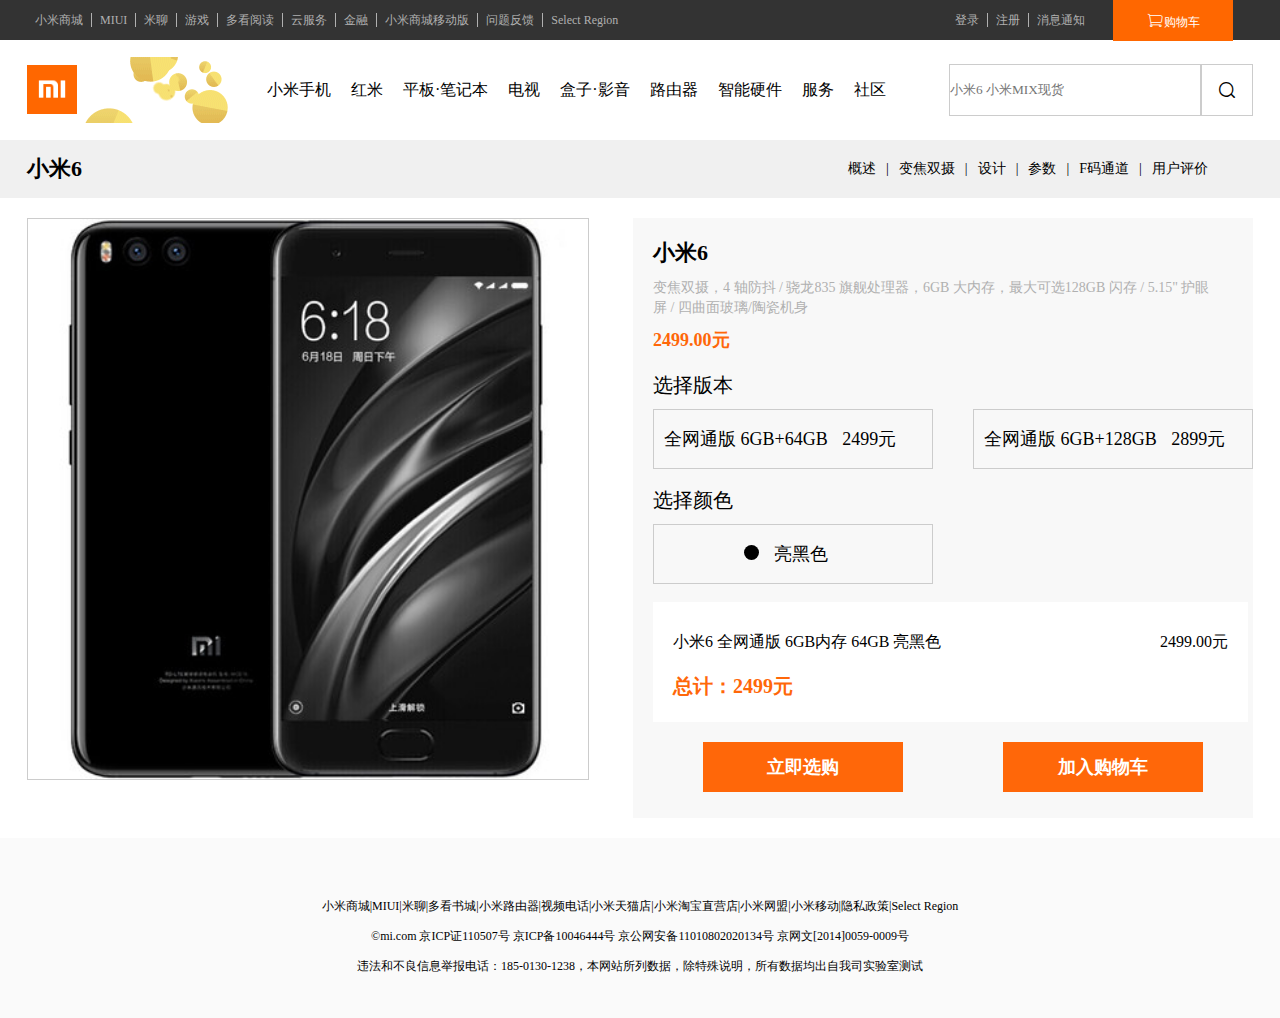
<file: 02.商品详情页/index.html>
<!DOCTYPE html>
<html lang="en">
<head>
    <meta charset="UTF-8">
    <title>小米详情页</title>
    <link rel="stylesheet" href="./css/reset.css">
    <link rel="stylesheet" href="./css/index.css">
    <link rel="stylesheet" href="./css/iconfont.css">
</head>
<body>
<header>
    <div class="content">
        <ul class="left">
            <li>
                <a href="javascript:;">小米商城</a>
            </li>
            <li>
                <a href="javascript:;">MIUI</a>
            </li>
            <li>
                <a href="javascript:;">米聊</a>
            </li>
            <li>
                <a href="javascript:;">游戏</a>
            </li>
            <li>
                <a href="javascript:;">多看阅读</a>
            </li>
            <li>
                <a href="javascript:;">云服务</a>
            </li>
            <li>
                <a href="javascript:;">金融</a>
            </li>
            <li>
                <a href="javascript:;">小米商城移动版</a>
            </li>
            <li>
                <a href="javascript:;">问题反馈</a>
            </li>
            <li>
                <a href="javascript:;">Select Region</a>
            </li>
        </ul>
        <div class="right">
            <ul>
                <li>
                    <a href="javascript:;">登录</a>
                </li>
                <li>
                    <a href="javascript:;">注册</a>
                </li>
                <li>
                    <a href="javascript:;">消息通知</a>
                </li>
            </ul>
            <div class="shopcart">
                <span class="iconfont icon-shop-cart-white"></span>购物车
            </div>
        </div>
    </div>
</header>
<content>
    <div class="nav">
        <a href="javascript:;" class="logo">
            <h1>小米官网</h1>
        </a>
        <a href="javascript:;" class="gif"></a>
        <ul>
            <li>
                <a href="javascript:;">小米手机</a>
            </li>
            <li>
                <a href="javascript:;">红米</a>
            </li>
            <li>
                <a href="javascript:;">平板·笔记本</a>
            </li>
            <li>
                <a href="javascript:;">电视</a>
            </li>
            <li>
                <a href="javascript:;">盒子·影音</a>
            </li>
            <li>
                <a href="javascript:;">路由器</a>
            </li>
            <li>
                <a href="javascript:;">智能硬件</a>
            </li>
            <li>
                <a href="javascript:;">服务</a>
            </li>
            <li>
                <a href="javascript:;">社区</a>
            </li>
        </ul>
        <div class="search">
            <input type="text" placeholder="小米6 小米MIX现货">
            <div class="button">
                <span class="iconfont icon-sousuokuang1"></span>
            </div>
        </div>
    </div>
    <div class="toubu">
        <div class="neirong">
            <h2>小米6</h2>
            <ul>
                <li>
                    <a href="javascript:;">概述</a>
                </li>
                <li>|</li>
                <li>
                    <a href="javascript:;">变焦双摄</a>
                </li>
                <li>|</li>
                <li>
                    <a href="javascript:;">设计</a>
                </li>
                <li>|</li>
                <li>
                    <a href="javascript:;">参数</a>
                </li>
                <li>|</li>
                <li>
                    <a href="javascript:;">F码通道</a>
                </li>
                <li>|</li>
                <li>
                    <a href="javascript:;">用户评价</a>
                </li>
            </ul>
        </div>
        <div class="jieshao">
            <div class="left">
                <img src="./img/xiaomi6_small.jpg" alt="">
                <div class="green"></div>
                <div class="mask"></div>
            </div>
            <div class="big">
                <img src="./img/xiaomi6_big.jpg" alt="">
            </div>
            <div class="right">
                <div>
                    <h3>小米6</h3>
                    <div class="detail">变焦双摄，4 轴防抖 / 骁龙835 旗舰处理器，6GB 大内存，最大可选128GB 闪存 / 5.15" 护眼屏 / 四曲面玻璃/陶瓷机身</div>
                    <div class="price">2499.00元</div>
                    <div class="span">选择版本</div>
                    <div class="banben">
                        <div class="banben-l">
                            <a href="">
                                <span>全网通版 6GB+64GB    </span>
                                <span>2499元</span>
                            </a>
                        </div>
                        <div class="banben-r">
                            <a href="">
                                <span>全网通版 6GB+128GB    </span>
                                <span>2899元</span>
                            </a>
                        </div>
                    </div>
                    <div class="span2">选择颜色</div>
                    <div class="banben">
                        <div class="banben-l">
                            <a href="">
                                <span class="black"></span>
                                <span class="yanse">亮黑色</span>
                            </a>
                        </div>
                    </div>
                    <div class="order">
                        <div class="order-top">
                            <div class="order-l">小米6 全网通版 6GB内存 64GB 亮黑色</div>
                            <div class="order-r">2499.00元</div>
                            <div class="clear"></div>
                        </div>
                        <div class="order-bottom">
                            总计：2499元
                        </div>
                    </div>
                    <div class="btn">
                        <button>立即选购</button>
                        <button>加入购物车</button>
                    </div>
                </div>
            </div>
        </div>
    </div>
    <div class="clear"></div>
</content>
<footer>
<p>小米商城|MIUI|米聊|多看书城|小米路由器|视频电话|小米天猫店|小米淘宝直营店|小米网盟|小米移动|隐私政策|Select Region</p>
<p>©mi.com 京ICP证110507号 京ICP备10046444号 京公网安备11010802020134号 京网文[2014]0059-0009号</p>
<p>违法和不良信息举报电话：185-0130-1238，本网站所列数据，除特殊说明，所有数据均出自我司实验室测试</p>
</footer>
<script src="./js/index.js"></script>
</body>
</html>
</file>
<file: 02.商品详情页/css/index.css>
header {
  width: 100%;
  height: 40px;
  background-color: rgba(0,0,0,0.8);
}
header .content {
  margin: auto;
  width: 1226px;
  height: 40px;
}
header .content .left {
  width: 70%;
  height: 40px;
  float: left;
}
header .content .left li {
  margin-top: 13px;
  float: left;
  font-size: 12px;
  height: 14px;
  line-height: 14px;
  border-right: 1px solid #b0b0b0;
  padding: 0px 8px;
}
header .content .left li:last-child {
  border-right: 0;
}
header .content .left li a {
  color: #b0b0b0;
}
header .content .right {
  float: right;
  width: 25%;
  height: 40px;
}
header .content .right .shopcart {
  float: right;
  width: 120px;
  height: 41px;
  line-height: 41px;
  background-color: #ff6700;
  color: #fff;
  font-size: 12px;
  text-align: center;
  margin-right: 20px;
}
header .content .right ul li {
  margin-top: 13px;
  float: left;
  font-size: 12px;
  height: 14px;
  line-height: 14px;
  border-right: 1px solid #b0b0b0;
  padding: 0px 8px;
}
header .content .right ul li:last-child {
  border-right: 0;
}
header .content .right ul li a {
  color: #b0b0b0;
}
content {
  width: 100%;
}
content .clear {
  clear: both;
}
content .nav {
  margin: auto;
  height: 100px;
  width: 1226px;
}
content .nav .logo {
  float: left;
  width: 50px;
  height: 100%;
  background: url("../img/logo_top.png") no-repeat;
  background-size: 100%;
  background-position: center;
  text-indent: -10000px;
}
content .nav .gif {
  float: left;
  width: 180px;
  height: 100%;
  background: url("../img/yyymix.gif") no-repeat;
  background-size: 100%;
  background-position: center;
}
content .nav ul {
  height: 100%;
  float: left;
}
content .nav ul li {
  float: left;
  height: 100px;
  line-height: 100px;
  margin: 0 10px;
  font-size: 16px;
}
content .nav .search {
  float: right;
  margin-top: 24px;
  margin-left: 48px;
}
content .nav .search input {
  width: 250px;
  height: 50px;
  border: 1px solid #ccc;
}
content .nav .search .button {
  float: right;
  width: 50px;
  height: 50px;
  line-height: 50px;
  text-align: center;
  border: 1px solid #ccc;
  cursor: pointer;
  background-color: #fff;
}
content .nav .search .button:active {
  background-color: #ff6700;
  color: #fff;
}
content .toubu {
  width: 100%;
  height: 58px;
  background-color: #f0f0f0;
}
content .toubu .neirong {
  width: 1226px;
  height: 58px;
  margin: auto;
}
content .toubu .neirong h2 {
  font-size: 22px;
  width: 300px;
  height: 58px;
  line-height: 58px;
  float: left;
}
content .toubu .neirong ul {
  float: right;
  width: 410px;
  height: 58px;
  line-height: 58px;
}
content .toubu .neirong ul li {
  float: left;
  font-size: 14px;
  height: 58px;
  line-height: 58px;
  margin: 0 5px;
}
content .toubu .neirong ul li a:hover {
  color: #ff6709;
}
content .toubu .jieshao {
  width: 1226px;
  height: 560px;
  margin: auto;
  margin-top: 20px;
  position: relative;
}
content .toubu .jieshao .left {
  width: 560px;
  height: 560px;
  border: 1px solid #ccc;
  float: left;
  position: relative;
}
content .toubu .jieshao .left:hover .green {
  display: block;
}
content .toubu .jieshao .left:hover ~ .big {
  display: block;
}
content .toubu .jieshao .left img {
  width: 100%;
  height: 100%;
}
content .toubu .jieshao .left .green {
  display: none;
  width: 250px;
  height: 250px;
  background-color: #adff2f;
  opacity: 0.5;
  position: absolute;
  top: 0;
  left: 0;
}
content .toubu .jieshao .left .mask {
  width: 560px;
  height: 560px;
  background-color: rgba(0,0,0,0);
  position: absolute;
  top: 0;
  left: 0;
  z-index: 1000;
}
content .toubu .jieshao .big {
  display: none;
  width: 560px;
  height: 560px;
  border: 1px solid #ccc;
  position: absolute;
  top: 0;
  left: 560px;
  overflow: hidden;
}
content .toubu .jieshao .big img {
  width: 1120px;
  height: 1120px;
  position: absolute;
  left: 0;
  top: 0;
}
content .toubu .jieshao .right {
  width: 620px;
  height: 600px;
  float: right;
  background-color: #f8f8f8;
}
content .toubu .jieshao .right > div {
  margin: 20px 0 0 20px;
}
content .toubu .jieshao .right > div h3 {
  font-size: 22px;
}
content .toubu .jieshao .right > div .detail {
  color: #b0b0b0;
  font-size: 14px;
  line-height: 20px;
  margin-right: 40px;
  margin-top: 10px;
}
content .toubu .jieshao .right > div .price {
  color: #ff6709;
  font-size: 18px;
  font-weight: bold;
  margin-top: 10px;
}
content .toubu .jieshao .right > div .span {
  font-size: 20px;
  margin-top: 20px;
}
content .toubu .jieshao .right > div .banben {
  height: 58px;
  line-height: 58px;
}
content .toubu .jieshao .right > div .banben .banben-l {
  width: 278px;
  height: 58px;
  line-height: 58px;
  border: 1px solid #ccc;
  float: left;
  margin-top: 10px;
}
content .toubu .jieshao .right > div .banben a {
  display: block;
  font-size: 18px;
  padding: 0 10px;
}
content .toubu .jieshao .right > div .banben a span {
  margin-right: 10px;
}
content .toubu .jieshao .right > div .banben .banben-r {
  width: 278px;
  height: 58px;
  line-height: 58px;
  border: 1px solid #ccc;
  float: right;
  margin-top: 10px;
}
content .toubu .jieshao .right > div .span2 {
  font-size: 20px;
  margin-top: 30px;
}
content .toubu .jieshao .right > div .black {
  display: inline-block;
  width: 15px;
  height: 15px;
  border-radius: 50%;
  background-color: #000;
  margin-left: 80px;
}
content .toubu .jieshao .right > div .order {
  width: 555px;
  height: 80px;
  background-color: #fff;
  padding: 20px;
  margin-top: 30px;
}
content .toubu .jieshao .right > div .order .order-top {
  margin-top: 10px;
}
content .toubu .jieshao .right > div .order .order-top .order-l {
  float: left;
}
content .toubu .jieshao .right > div .order .order-top .order-r {
  float: right;
}
content .toubu .jieshao .right > div .order .order-top .clear {
  clear: both;
}
content .toubu .jieshao .right > div .order .order-bottom {
  font-size: 20px;
  font-weight: bold;
  color: #ff6709;
  float: left;
  margin-top: 20px;
}
content .toubu .jieshao .right > div .btn {
  margin-top: 20px;
  height: 50px;
  line-height: 50px;
  display: flex;
  justify-content: space-around;
}
content .toubu .jieshao .right > div .btn button {
  width: 200px;
  height: 50px;
  background-color: #ff6709;
  color: #fff;
  font-size: 18px;
  font-weight: bold;
  border: none;
}
footer {
  display: flex;
  flex-direction: column;
  justify-content: flex-end;
  align-items: center;
  height: 120px;
  margin-top: 20px;
  font-size: 12px;
  padding: 30px 0;
  background-color: #fafafa;
}
footer p {
  height: 30px;
}
</file>
<file: 02.商品详情页/css/iconfont.css>
@font-face {font-family: "iconfont";
  src: url('iconfont.eot?t=1549951997172'); /* IE9 */
  src: url('iconfont.eot?t=1549951997172#iefix') format('embedded-opentype'), /* IE6-IE8 */
  url('[data-uri]') format('woff2'),
  url('iconfont.woff?t=1549951997172') format('woff'),
  url('iconfont.ttf?t=1549951997172') format('truetype'), /* chrome, firefox, opera, Safari, Android, iOS 4.2+ */
  url('iconfont.svg?t=1549951997172#iconfont') format('svg'); /* iOS 4.1- */
}

.iconfont {
  font-family: "iconfont" !important;
  font-size: 16px;
  font-style: normal;
  -webkit-font-smoothing: antialiased;
  -moz-osx-font-smoothing: grayscale;
}

.icon-shop-cart-white:before {
  content: "\e61f";
}

.icon-sousuokuang1:before {
  content: "\e641";
}
</file>
